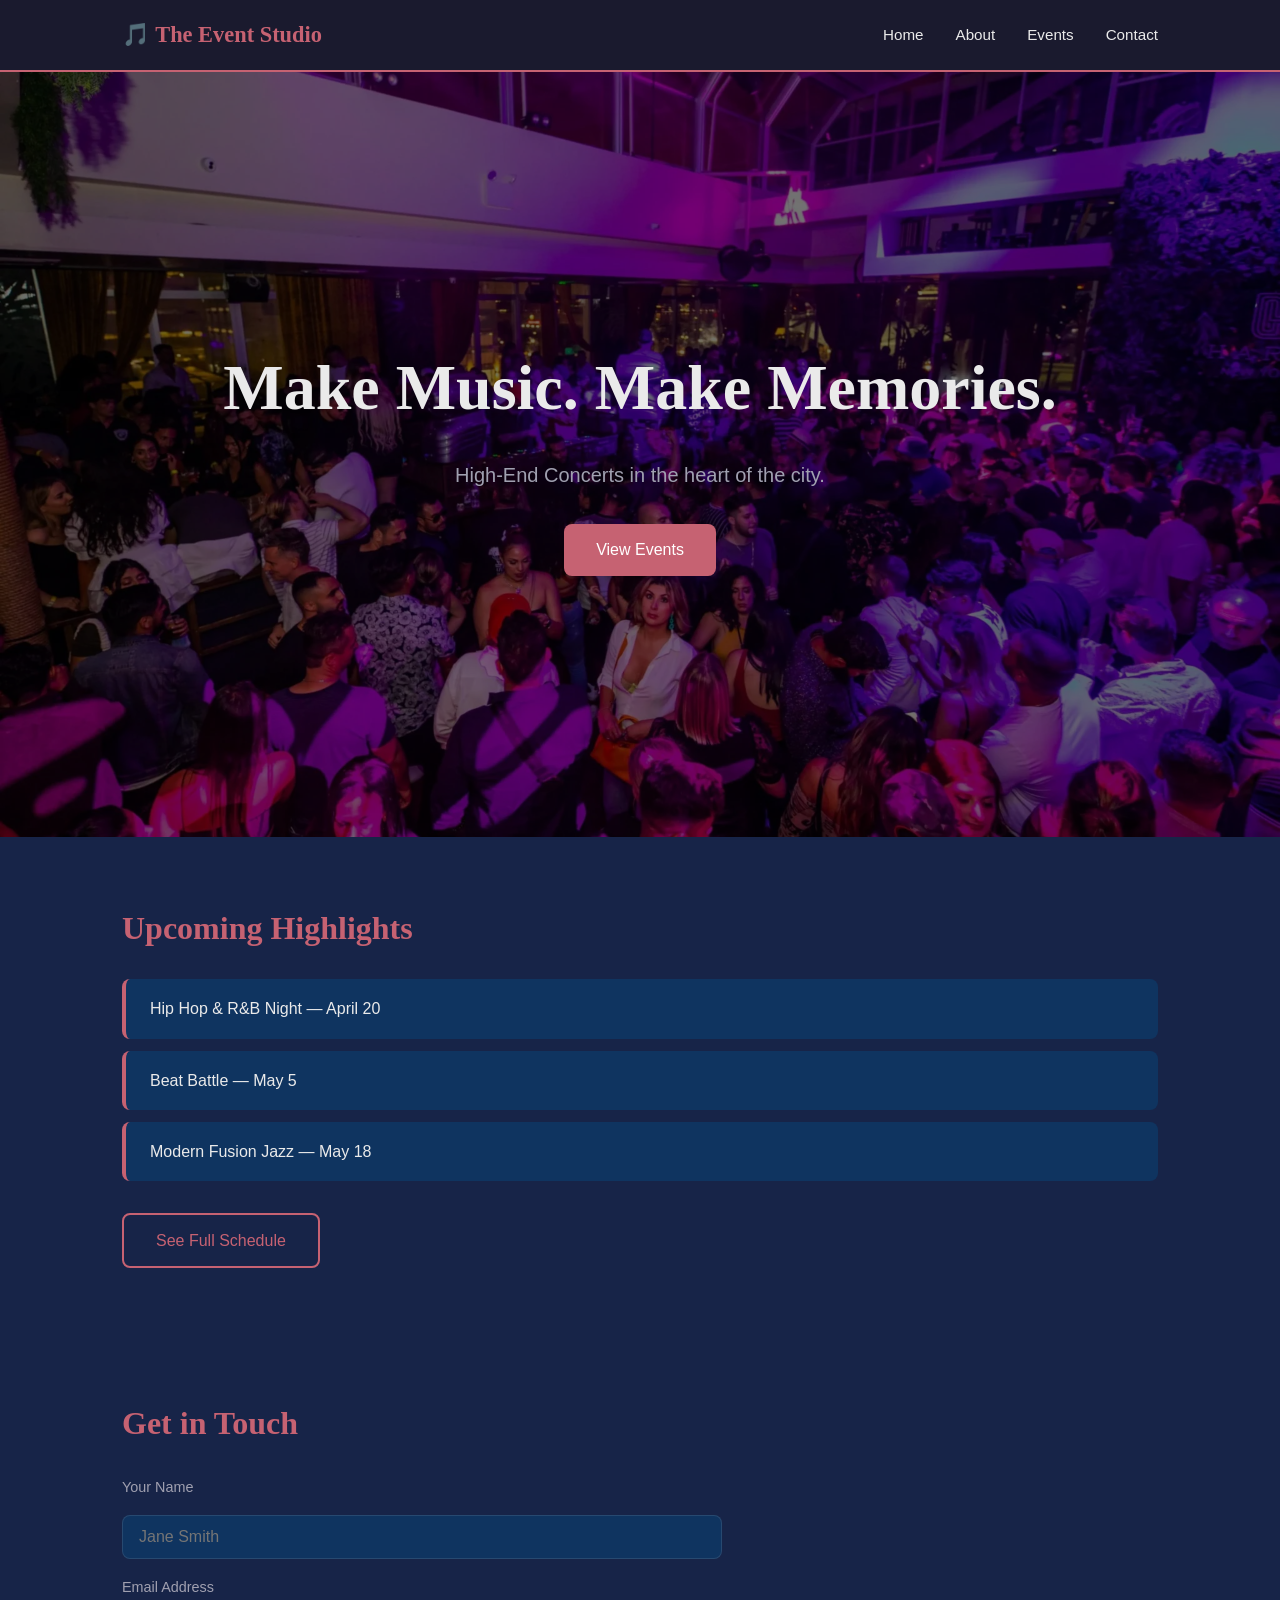
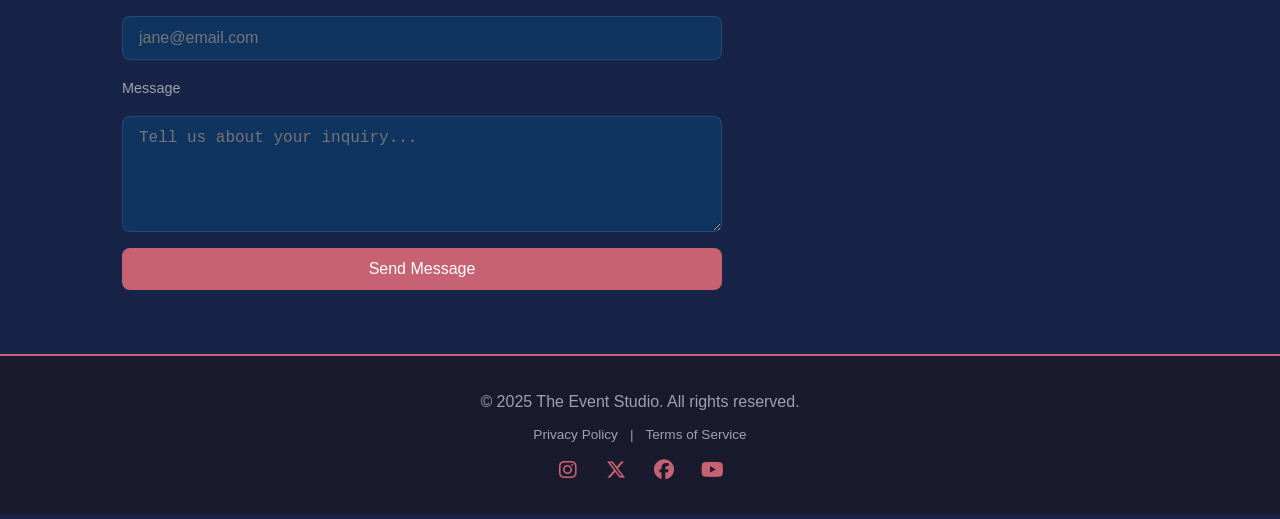
<file: index.html>
<!DOCTYPE html>
<html lang="en">
<head>
  <meta charset="UTF-8" />
  <meta name="viewport" content="width=device-width, initial-scale=1.0" />
  <title>The Event Studio — Home</title>
  <link rel="stylesheet" href="styles.css" />
  <link rel="stylesheet" href="https://cdnjs.cloudflare.com/ajax/libs/font-awesome/6.5.0/css/all.min.css" />
</head>
<body>

    <!-- Navigation -->
    <header>
    <nav>
      <div class="logo">🎵 The Event Studio</div>

      <button class="ham-btn" id="ham-btn" aria-label="Toggle navigation" aria-expanded="false">
        <span></span>
        <span></span>
        <span></span>
      </button>

      <ul class="nav-links">
        <li><a href="index.html">Home</a></li>
        <li><a href="about.html">About</a></li>
        <li><a href="events.html">Events</a></li>
        <li><a href="index.html#contact">Contact</a></li>
      </ul>
    </nav>
  </header>

  <main>
   <!-- Hero Section -->
  <section id="hero">
    <div class="hero-content">
      <h1>Make Music. Make Memories.</h1>
      <p>High-End Concerts in the heart of the city.</p>
      <a href="events.html" class="btn">View Events</a>
    </div>
  </section>

  <!-- Featured Events -->
  <section id="featured">
    <h2>Upcoming Highlights</h2>
    <ul class="event-list">
      <li>Hip Hop & R&B Night — April 20</li>
      <li>Beat Battle — May 5</li>
      <li>Modern Fusion Jazz — May 18</li>
    </ul>
    <a href="events.html" class="btn btn-outline">See Full Schedule</a>
  </section>
  
  <!-- Contact -->
  <section id="contact">
    <h2>Get in Touch</h2>
    <form action="#" method="POST">
      <label for="name">Your Name</label>
      <input type="text" id="name" name="name" placeholder="Jane Smith" required />

      <label for="email">Email Address</label>
      <input type="email" id="email" name="email" placeholder="jane@email.com" required />

      <label for="message">Message</label>
      <textarea id="message" name="message" rows="5" placeholder="Tell us about your inquiry..."></textarea>

      <button type="submit" class="btn">Send Message</button>
    </form>
  </section>

  </main>

    <!-- Footer -->
  <footer>
    <p>&copy; 2025 The Event Studio. All rights reserved.</p>
    <div class="footer-legal">
    <a href="privacy.html">Privacy Policy</a>
    <span>|</span>
    <a href="terms.html">Terms of Service</a>
    </div>
    <div class="social-links">
      <a href="https://instagram.com" target="_blank" aria-label="Instagram">
      <i class="fa-brands fa-instagram"></i>
    </a>
    <a href="https://twitter.com" target="_blank" aria-label="Twitter">
      <i class="fa-brands fa-x-twitter"></i>
    </a>
    <a href="https://facebook.com" target="_blank" aria-label="Facebook">
      <i class="fa-brands fa-facebook"></i>
    </a>
    <a href="https://youtube.com" target="_blank" aria-label="YouTube">
      <i class="fa-brands fa-youtube"></i>
    </a>
    </div>
  </footer>

    <script src="script.js"></script>
</body>
</html>
</file>
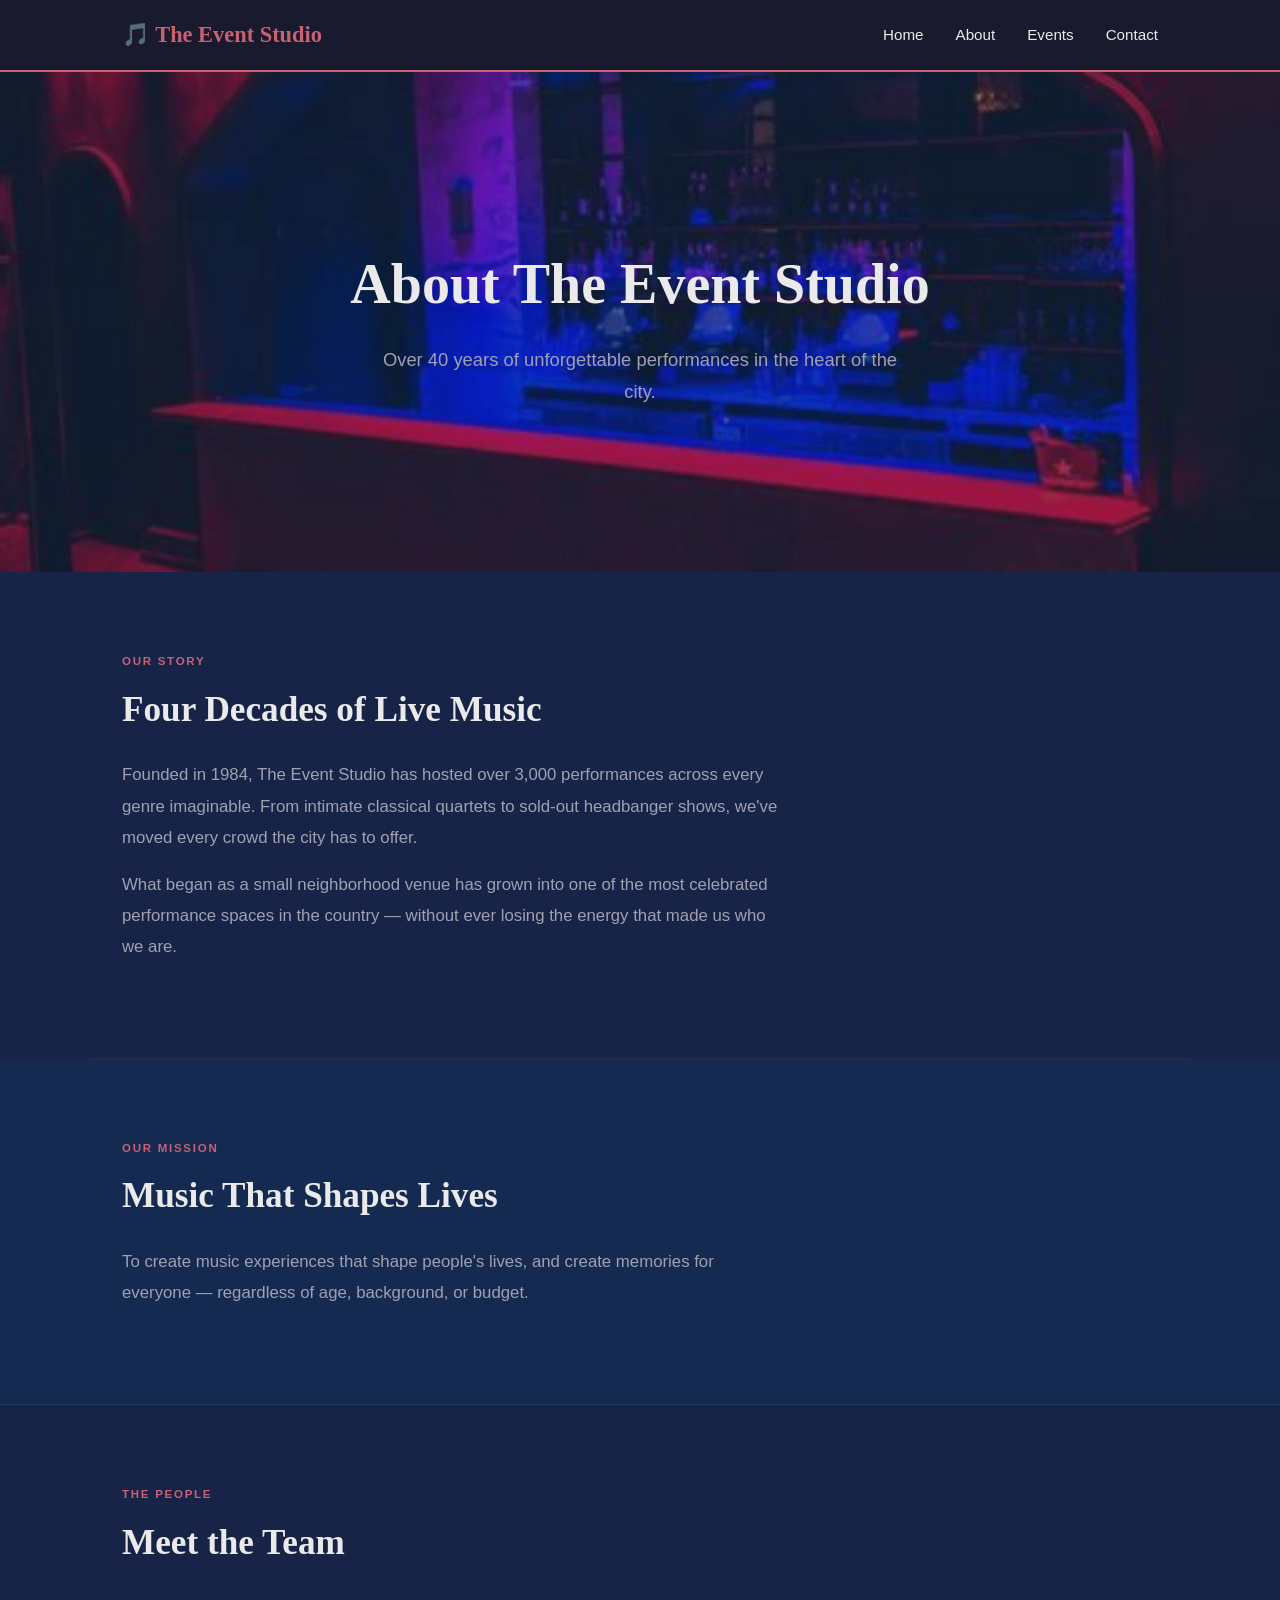
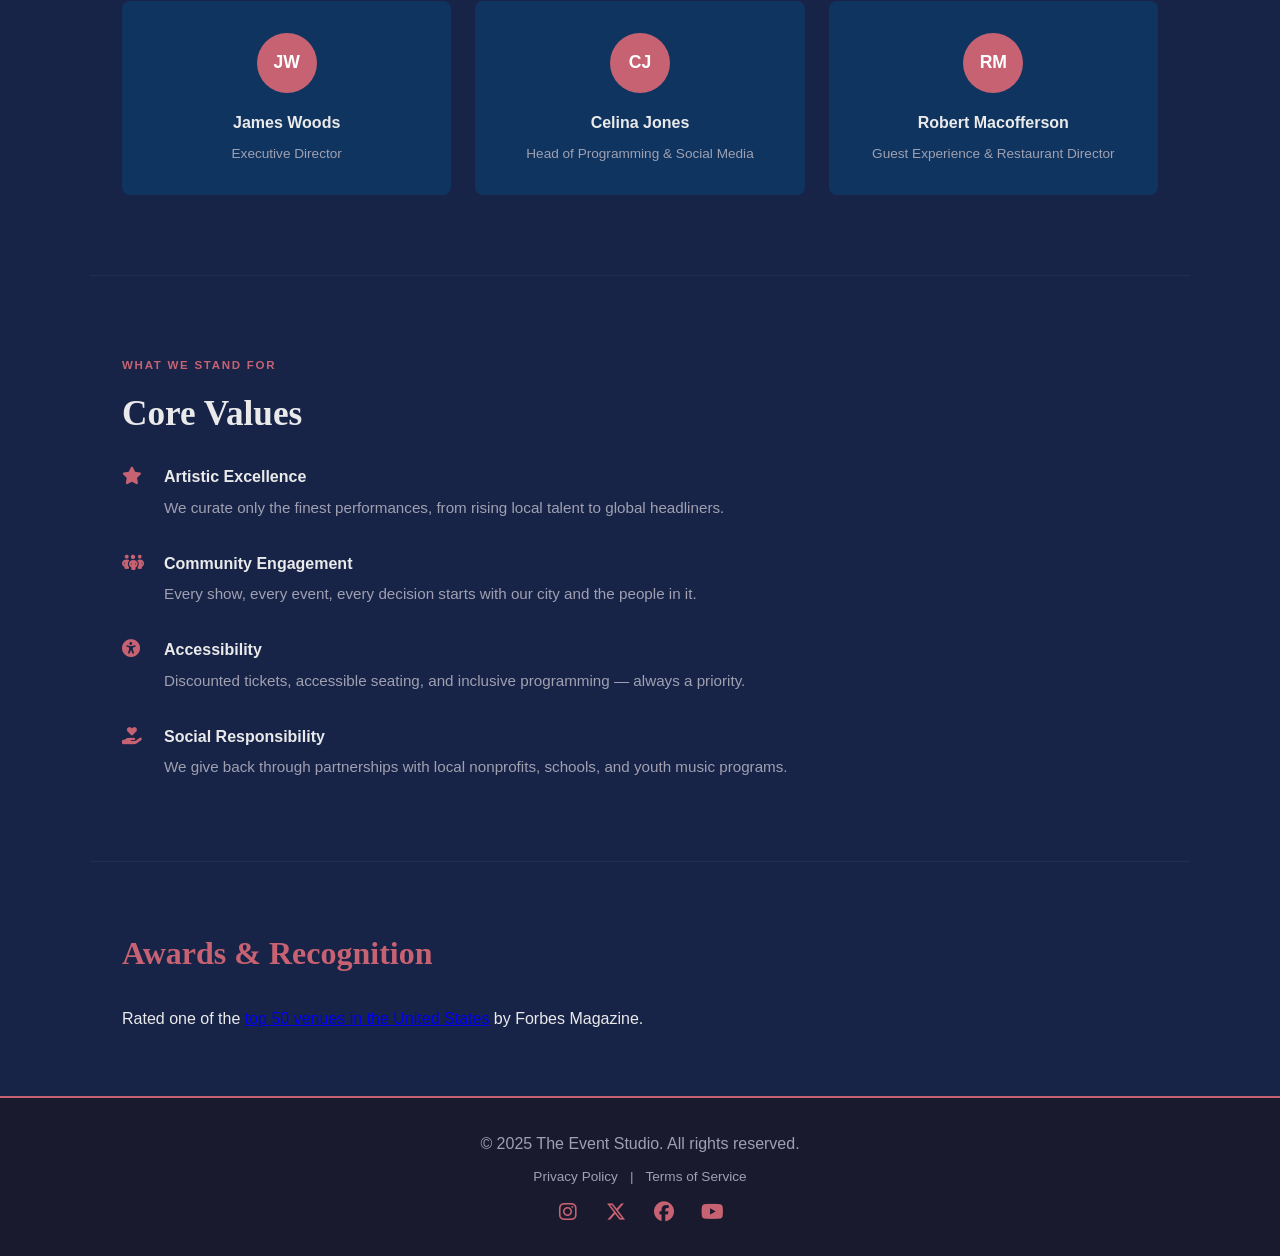
<file: about.html>
<!DOCTYPE html>
<html lang="en">
<head>
  <meta charset="UTF-8" />
  <meta name="viewport" content="width=device-width, initial-scale=1.0" />
  <title>The Event Studio — Home</title>
  <link rel="stylesheet" href="styles.css" />
  <link rel="stylesheet" href="https://cdnjs.cloudflare.com/ajax/libs/font-awesome/6.5.0/css/all.min.css" />
</head>
<body>

    <!-- Navigation -->
    <header>
    <nav>
      <div class="logo">🎵 The Event Studio</div>

    <button class="ham-btn" id="ham-btn" aria-label="Toggle navigation" aria-expanded="false">
      <span></span>
      <span></span>
      <span></span>
    </button>

      <ul class="nav-links">
        <li><a href="index.html">Home</a></li>
        <li><a href="about.html">About</a></li>
        <li><a href="events.html">Events</a></li>
        <li><a href="index.html#contact">Contact</a></li>
      </ul>
    </nav>
  </header>

  <main>

   <!-- About Hero Section -->
    <section id="about-hero">
    <div class="about-hero-text">
      <h1>About The Event Studio</h1>
      <p class="about-subtitle">Over 40 years of unforgettable performances in the heart of the city.</p>
    </div>
    <img src="images/interior.jpg" alt="Interior view of The Event Studio" />
    </section>


   <!-- Our Story Section -->
   <section id="history" class="about-section">
    <div class="about-label">Our Story</div>
    <h2>Four Decades of Live Music</h2>
    <p>Founded in 1984, The Event Studio has hosted over 3,000 performances across every genre imaginable. From intimate classical quartets to sold-out headbanger shows, we've moved every crowd the city has to offer.</p>
    <p>What began as a small neighborhood venue has grown into one of the most celebrated performance spaces in the country — without ever losing the energy that made us who we are.</p>
   </section>

   <!-- Mission Section -->
   <section id="mission" class="about-section about-section--accent">
    <div class="about-label">Our Mission</div>
    <h2>Music That Shapes Lives</h2>
    <p>To create music experiences that shape people's lives, and create memories for everyone — regardless of age, background, or budget.</p>
   </section>

    <!-- Team Section -->
    <section id="team" class="about-section">
    <div class="about-label">The People</div>
    <h2>Meet the Team</h2>
    <div class="team-grid">
      <div class="team-card">
        <div class="team-avatar">JW</div>
        <strong>James Woods</strong>
        <span>Executive Director</span>
      </div>
      <div class="team-card">
        <div class="team-avatar">CJ</div>
        <strong>Celina Jones</strong>
        <span>Head of Programming & Social Media</span>
      </div>
      <div class="team-card">
        <div class="team-avatar">RM</div>
        <strong>Robert Macofferson</strong>
        <span>Guest Experience & Restaurant Director</span>
      </div>
    </div>
  </section>

  <!-- Core Values Section -->
  <section id="values" class="about-section">
    <div class="about-label">What We Stand For</div>
    <h2>Core Values</h2>
    <ol class="values-list">
      <li>
        <i class="fa-solid fa-star"></i>
        <div>
          <strong>Artistic Excellence</strong>
          <p>We curate only the finest performances, from rising local talent to global headliners.</p>
        </div>
      </li>
      <li>
        <i class="fa-solid fa-people-group"></i>
        <div>
          <strong>Community Engagement</strong>
          <p>Every show, every event, every decision starts with our city and the people in it.</p>
        </div>
      </li>
      <li>
        <i class="fa-solid fa-universal-access"></i>
        <div>
          <strong>Accessibility</strong>
          <p>Discounted tickets, accessible seating, and inclusive programming — always a priority.</p>
        </div>
      </li>
      <li>
        <i class="fa-solid fa-hand-holding-heart"></i>
        <div>
          <strong>Social Responsibility</strong>
          <p>We give back through partnerships with local nonprofits, schools, and youth music programs.</p>
        </div>
      </li>
    </ol>
    </section>

  <!-- Awards & Recognition Section -->
  <section>
    <h2>Awards & Recognition</h2>
    <p>Rated one of the <a href="https://www.forbes.com" target="_blank">top 50 venues in the United States</a> by Forbes Magazine.</p>
  </section>

  </main>

    <!-- Footer -->
  <footer>
    <p>&copy; 2025 The Event Studio. All rights reserved.</p>
    <div class="footer-legal">
    <a href="privacy.html">Privacy Policy</a>
    <span>|</span>
    <a href="terms.html">Terms of Service</a>
    </div>
    <div class="social-links">
      <a href="https://instagram.com" target="_blank" aria-label="Instagram">
      <i class="fa-brands fa-instagram"></i>
    </a>
    <a href="https://twitter.com" target="_blank" aria-label="Twitter">
      <i class="fa-brands fa-x-twitter"></i>
    </a>
    <a href="https://facebook.com" target="_blank" aria-label="Facebook">
      <i class="fa-brands fa-facebook"></i>
    </a>
    <a href="https://youtube.com" target="_blank" aria-label="YouTube">
      <i class="fa-brands fa-youtube"></i>
    </a>
    </div>
  </footer>

    <script src="script.js"></script>
</body>
</html>
</file>
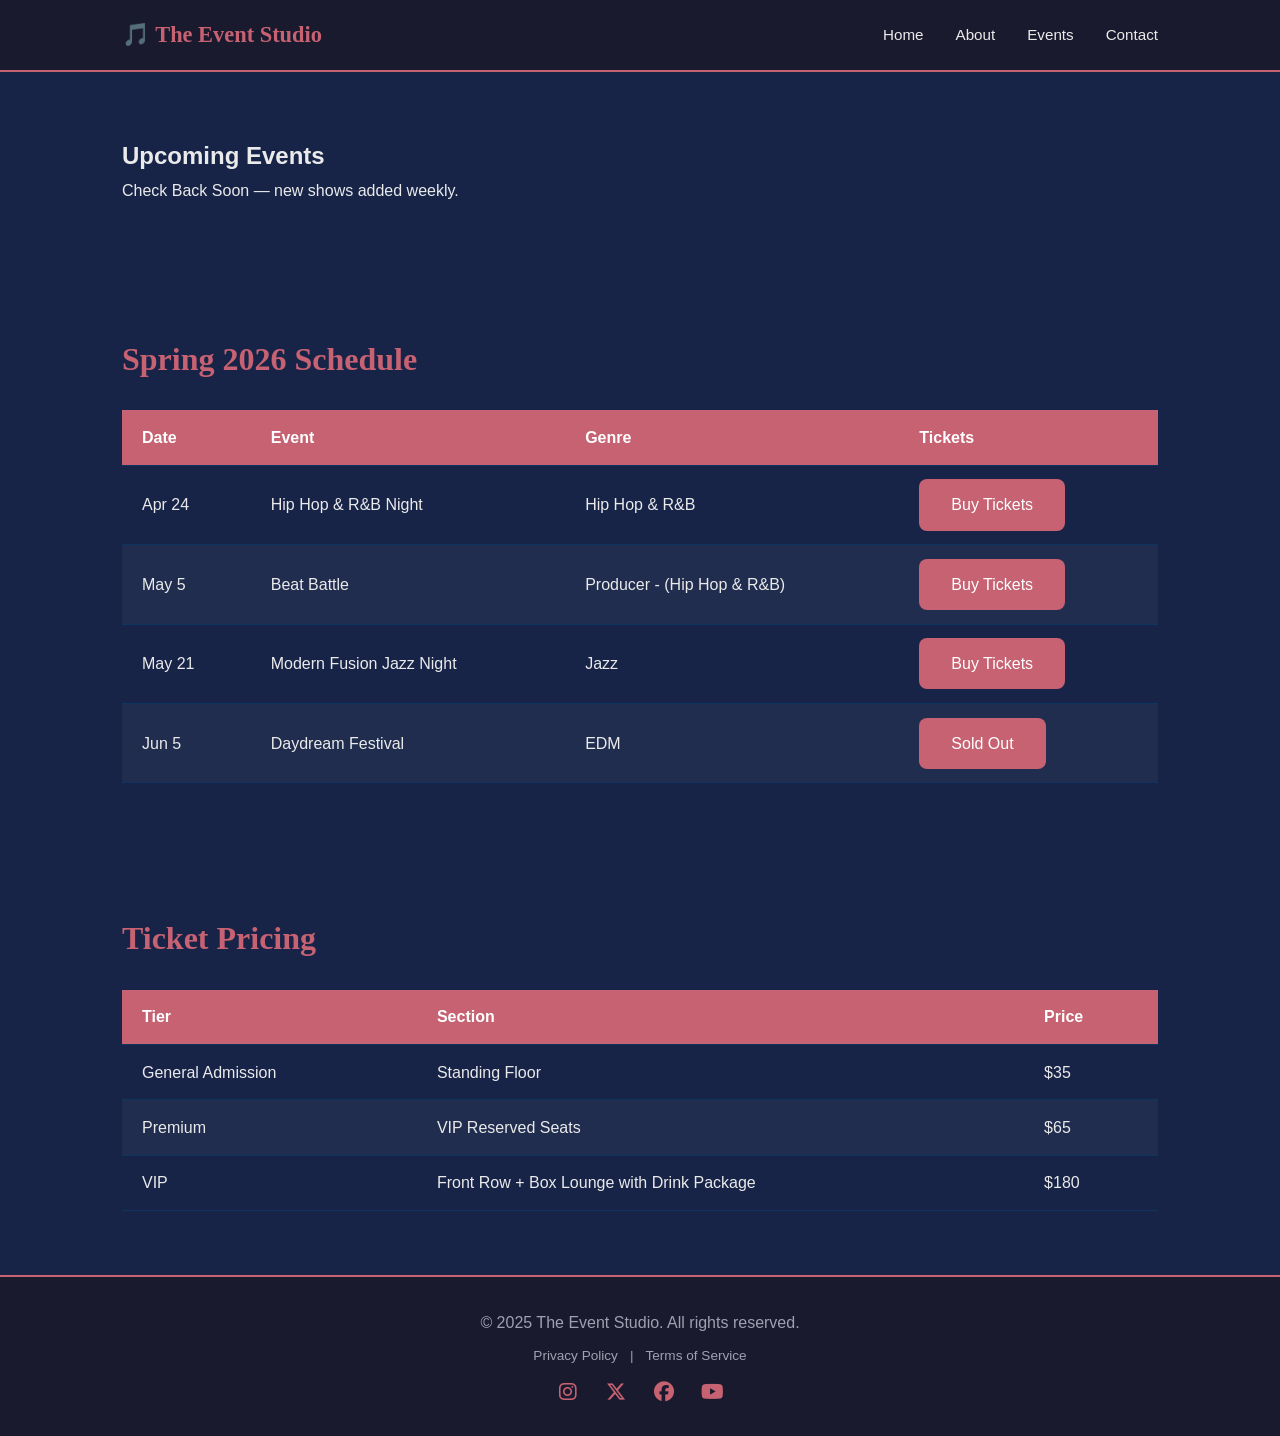
<file: events.html>
<!DOCTYPE html>
<html lang="en">
<head>
  <meta charset="UTF-8" />
  <meta name="viewport" content="width=device-width, initial-scale=1.0" />
  <title>The Event Studio — Home</title>
  <link rel="stylesheet" href="styles.css" />
  <link rel="stylesheet" href="https://cdnjs.cloudflare.com/ajax/libs/font-awesome/6.5.0/css/all.min.css" />
</head>
<body> 

    <!-- Navigation -->
    <header>
    <nav>
      <div class="logo">🎵 The Event Studio</div>

      <button class="ham-btn" id="ham-btn" aria-label="Toggle navigation" aria-expanded="false">
        <span></span>
        <span></span>
        <span></span>
      </button>

      <ul class="nav-links">
        <li><a href="index.html">Home</a></li>
        <li><a href="about.html">About</a></li>
        <li><a href="events.html">Events</a></li>
        <li><a href="index.html#contact">Contact</a></li>
      </ul>
    </nav>
  </header>

  <main>

    <!-- Events Hero Section -->
   <section id="events-hero">
    <h1>Upcoming Events</h1>
    <p>Check Back Soon — new shows added weekly.</p>
  </section>

  <!-- Event Schedule -->
  <section id="schedule">
    <h2>Spring 2026 Schedule</h2>
    <table>
      <thead>
        <tr>
          <th>Date</th>
          <th>Event</th>
          <th>Genre</th>
          <th>Tickets</th>
        </tr>
      </thead>
      <tbody>
        <tr>
          <td>Apr 24</td>
          <td>Hip Hop & R&B Night</td>
          <td>Hip Hop & R&B</td>
          <td><a href="#" class="btn btn-sm">Buy Tickets</a></td>
        </tr>
        <tr>
          <td>May 5</td>
          <td>Beat Battle</td>
          <td>Producer - (Hip Hop & R&B)</td>
          <td><a href="#" class="btn btn-sm">Buy Tickets</a></td>
        </tr>
        <tr>
          <td>May 21</td>
          <td>Modern Fusion Jazz Night</td>
          <td>Jazz</td>
          <td><a href="#" class="btn btn-sm">Buy Tickets</a></td>
        </tr>
        <tr>
          <td>Jun 5</td>
          <td>Daydream Festival</td>
          <td>EDM</td>
          <td><span class="btn btn-sm btn-disabled">Sold Out</span></td>
        </tr>
      </tbody>
    </table>
  </section>

  <section id="pricing">
    <h2>Ticket Pricing</h2>
    <table>
      <thead>
        <tr>
          <th>Tier</th>
          <th>Section</th>
          <th>Price</th>
        </tr>
      </thead>
      <tbody>
        <tr>
          <td>General Admission</td>
          <td>Standing Floor</td>
          <td>$35</td>
        </tr>
        <tr>
          <td>Premium</td>
          <td>VIP Reserved Seats</td>
          <td>$65</td>
        </tr>
        <tr>
          <td>VIP</td>
          <td>Front Row + Box Lounge with Drink Package</td>
          <td>$180</td>
        </tr>
      </tbody>
    </table>
  </section>

  </main>

    <!-- Footer -->
  <footer>
    <p>&copy; 2025 The Event Studio. All rights reserved.</p>
    <div class="footer-legal">
    <a href="privacy.html">Privacy Policy</a>
    <span>|</span>
    <a href="terms.html">Terms of Service</a>
    </div>
    <div class="social-links">
      <a href="https://instagram.com" target="_blank" aria-label="Instagram">
      <i class="fa-brands fa-instagram"></i>
    </a>
    <a href="https://twitter.com" target="_blank" aria-label="Twitter">
      <i class="fa-brands fa-x-twitter"></i>
    </a>
    <a href="https://facebook.com" target="_blank" aria-label="Facebook">
      <i class="fa-brands fa-facebook"></i>
    </a>
    <a href="https://youtube.com" target="_blank" aria-label="YouTube">
      <i class="fa-brands fa-youtube"></i>
    </a>
    </div>
  </footer>

    <script src="script.js"></script>
</body>
</html>
</file>
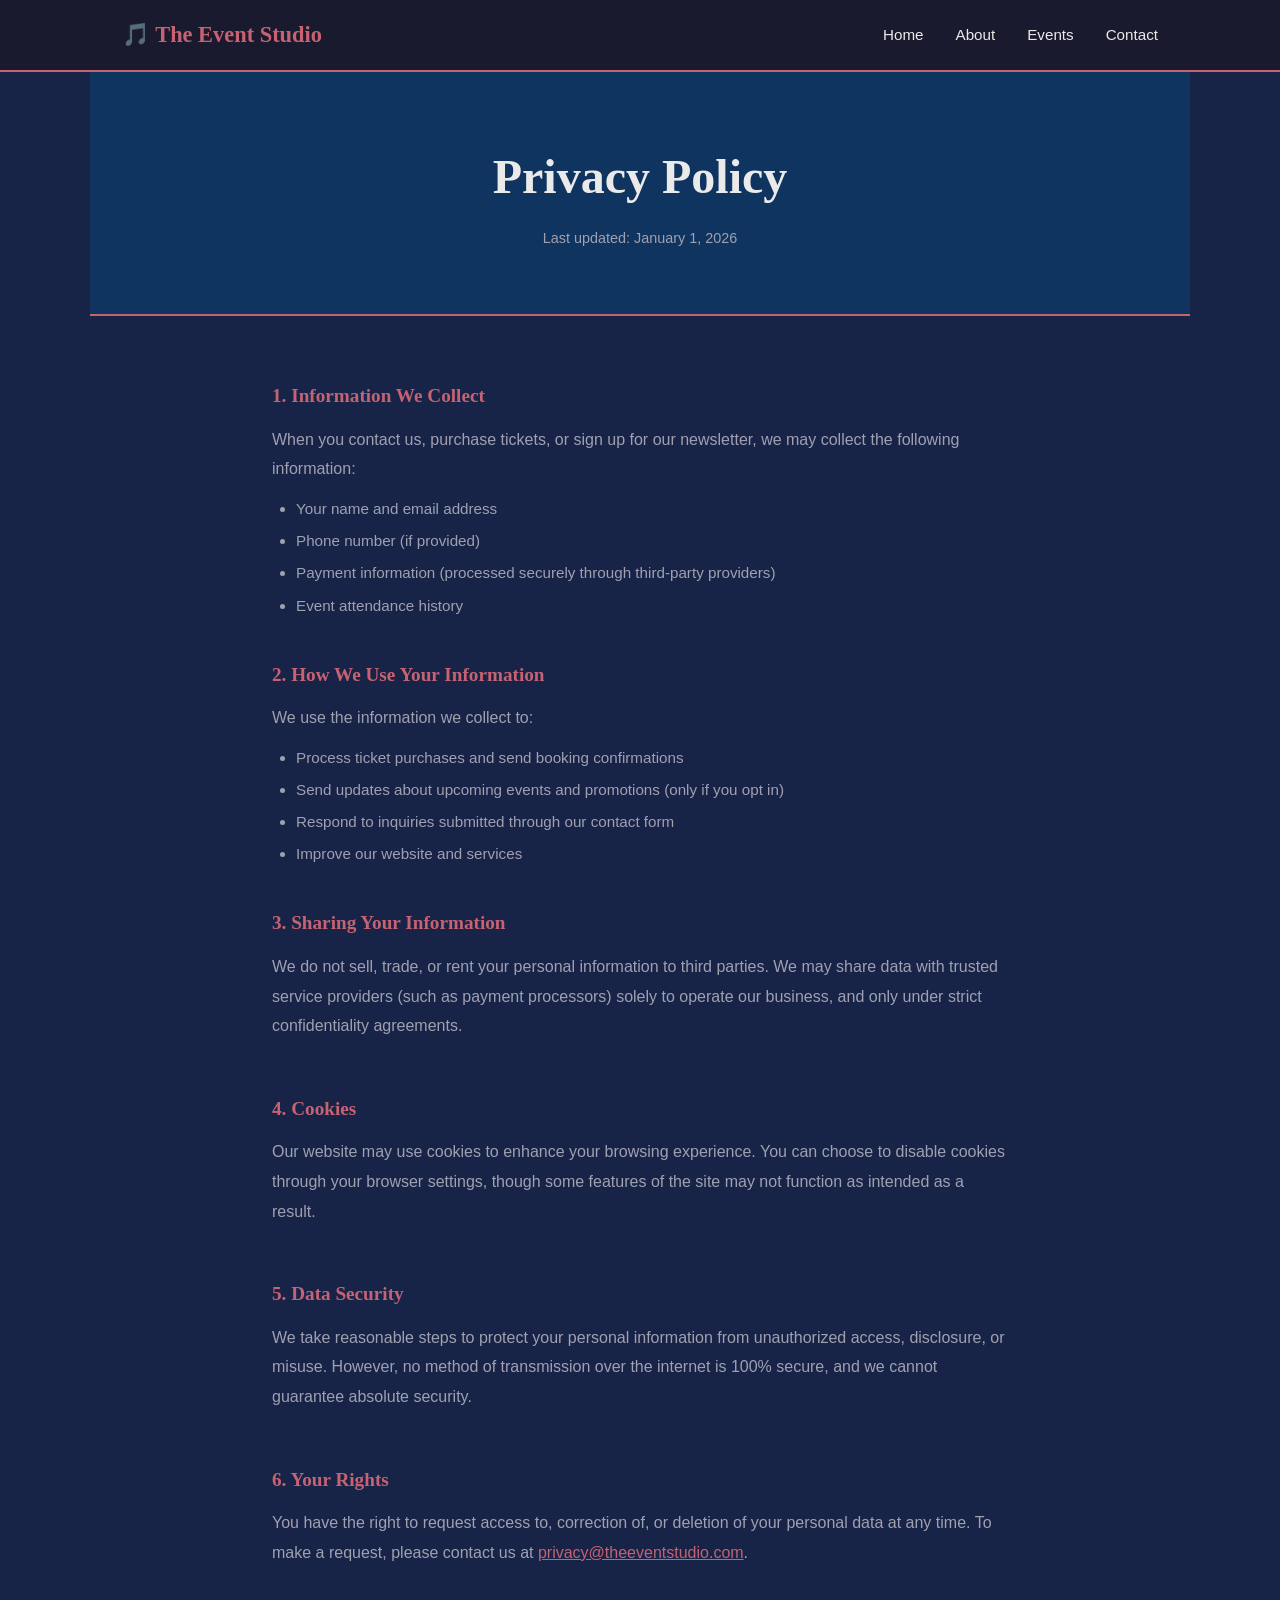
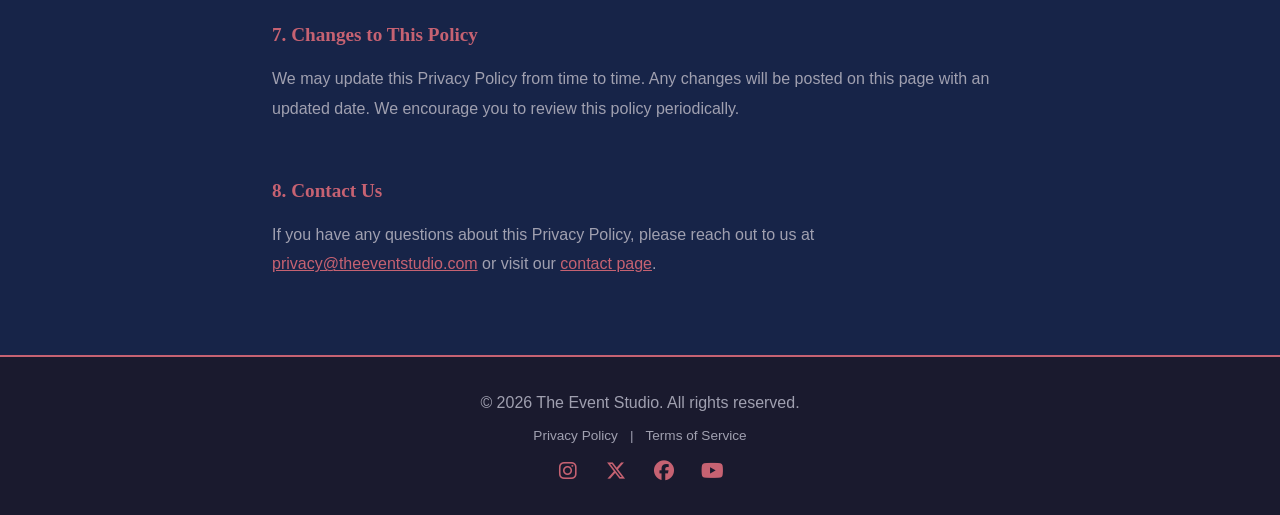
<file: privacy.html>
<html lang="en">
<head>
  <meta charset="UTF-8" />
  <meta name="viewport" content="width=device-width, initial-scale=1.0" />
  <title>The Event Studio — Privacy Policy</title>
  <link rel="stylesheet" href="styles.css" />
  <link rel="stylesheet" href="https://cdnjs.cloudflare.com/ajax/libs/font-awesome/6.5.0/css/all.min.css" />
</head>
<body>

  <header>
    <nav>
      <div class="logo">🎵 The Event Studio</div>
      <button class="ham-btn" id="ham-btn" aria-label="Toggle navigation" aria-expanded="false">
        <span></span>
        <span></span>
        <span></span>
      </button>
      <ul class="nav-links">
        <li><a href="index.html">Home</a></li>
        <li><a href="about.html">About</a></li>
        <li><a href="events.html">Events</a></li>
        <li><a href="index.html#contact">Contact</a></li>
      </ul>
    </nav>
  </header>

  <main>

    <section class="legal-hero">
      <h1>Privacy Policy</h1>
      <p class="legal-meta">Last updated: January 1, 2026</p>
    </section>

    <section class="legal-body">

      <div class="legal-block">
        <h2>1. Information We Collect</h2>
        <p>When you contact us, purchase tickets, or sign up for our newsletter, we may collect the following information:</p>
        <ul>
          <li>Your name and email address</li>
          <li>Phone number (if provided)</li>
          <li>Payment information (processed securely through third-party providers)</li>
          <li>Event attendance history</li>
        </ul>
      </div>

      <div class="legal-block">
        <h2>2. How We Use Your Information</h2>
        <p>We use the information we collect to:</p>
        <ul>
          <li>Process ticket purchases and send booking confirmations</li>
          <li>Send updates about upcoming events and promotions (only if you opt in)</li>
          <li>Respond to inquiries submitted through our contact form</li>
          <li>Improve our website and services</li>
        </ul>
      </div>

      <div class="legal-block">
        <h2>3. Sharing Your Information</h2>
        <p>We do not sell, trade, or rent your personal information to third parties. We may share data with trusted service providers (such as payment processors) solely to operate our business, and only under strict confidentiality agreements.</p>
      </div>

      <div class="legal-block">
        <h2>4. Cookies</h2>
        <p>Our website may use cookies to enhance your browsing experience. You can choose to disable cookies through your browser settings, though some features of the site may not function as intended as a result.</p>
      </div>

      <div class="legal-block">
        <h2>5. Data Security</h2>
        <p>We take reasonable steps to protect your personal information from unauthorized access, disclosure, or misuse. However, no method of transmission over the internet is 100% secure, and we cannot guarantee absolute security.</p>
      </div>

      <div class="legal-block">
        <h2>6. Your Rights</h2>
        <p>You have the right to request access to, correction of, or deletion of your personal data at any time. To make a request, please contact us at <a href="mailto:privacy@theeventstudio.com">privacy@theeventstudio.com</a>.</p>
      </div>

      <div class="legal-block">
        <h2>7. Changes to This Policy</h2>
        <p>We may update this Privacy Policy from time to time. Any changes will be posted on this page with an updated date. We encourage you to review this policy periodically.</p>
      </div>

      <div class="legal-block">
        <h2>8. Contact Us</h2>
        <p>If you have any questions about this Privacy Policy, please reach out to us at <a href="mailto:privacy@theeventstudio.com">privacy@theeventstudio.com</a> or visit our <a href="index.html#contact">contact page</a>.</p>
      </div>

    </section>

  </main>

<footer>
    <p>&copy; 2026 The Event Studio. All rights reserved.</p>
    <div class="footer-legal">
      <a href="privacy.html">Privacy Policy</a>
      <span>|</span>
      <a href="terms.html">Terms of Service</a>
    </div>
    <div class="social-links">
      <a href="https://instagram.com" target="_blank" aria-label="Instagram">
        <i class="fa-brands fa-instagram"></i>
      </a>
      <a href="https://twitter.com" target="_blank" aria-label="Twitter">
        <i class="fa-brands fa-x-twitter"></i>
      </a>
      <a href="https://facebook.com" target="_blank" aria-label="Facebook">
        <i class="fa-brands fa-facebook"></i>
      </a>
      <a href="https://youtube.com" target="_blank" aria-label="YouTube">
        <i class="fa-brands fa-youtube"></i>
      </a>
    </div>
  </footer>

  <script src="script.js"></script>
</body>
</html>
</file>
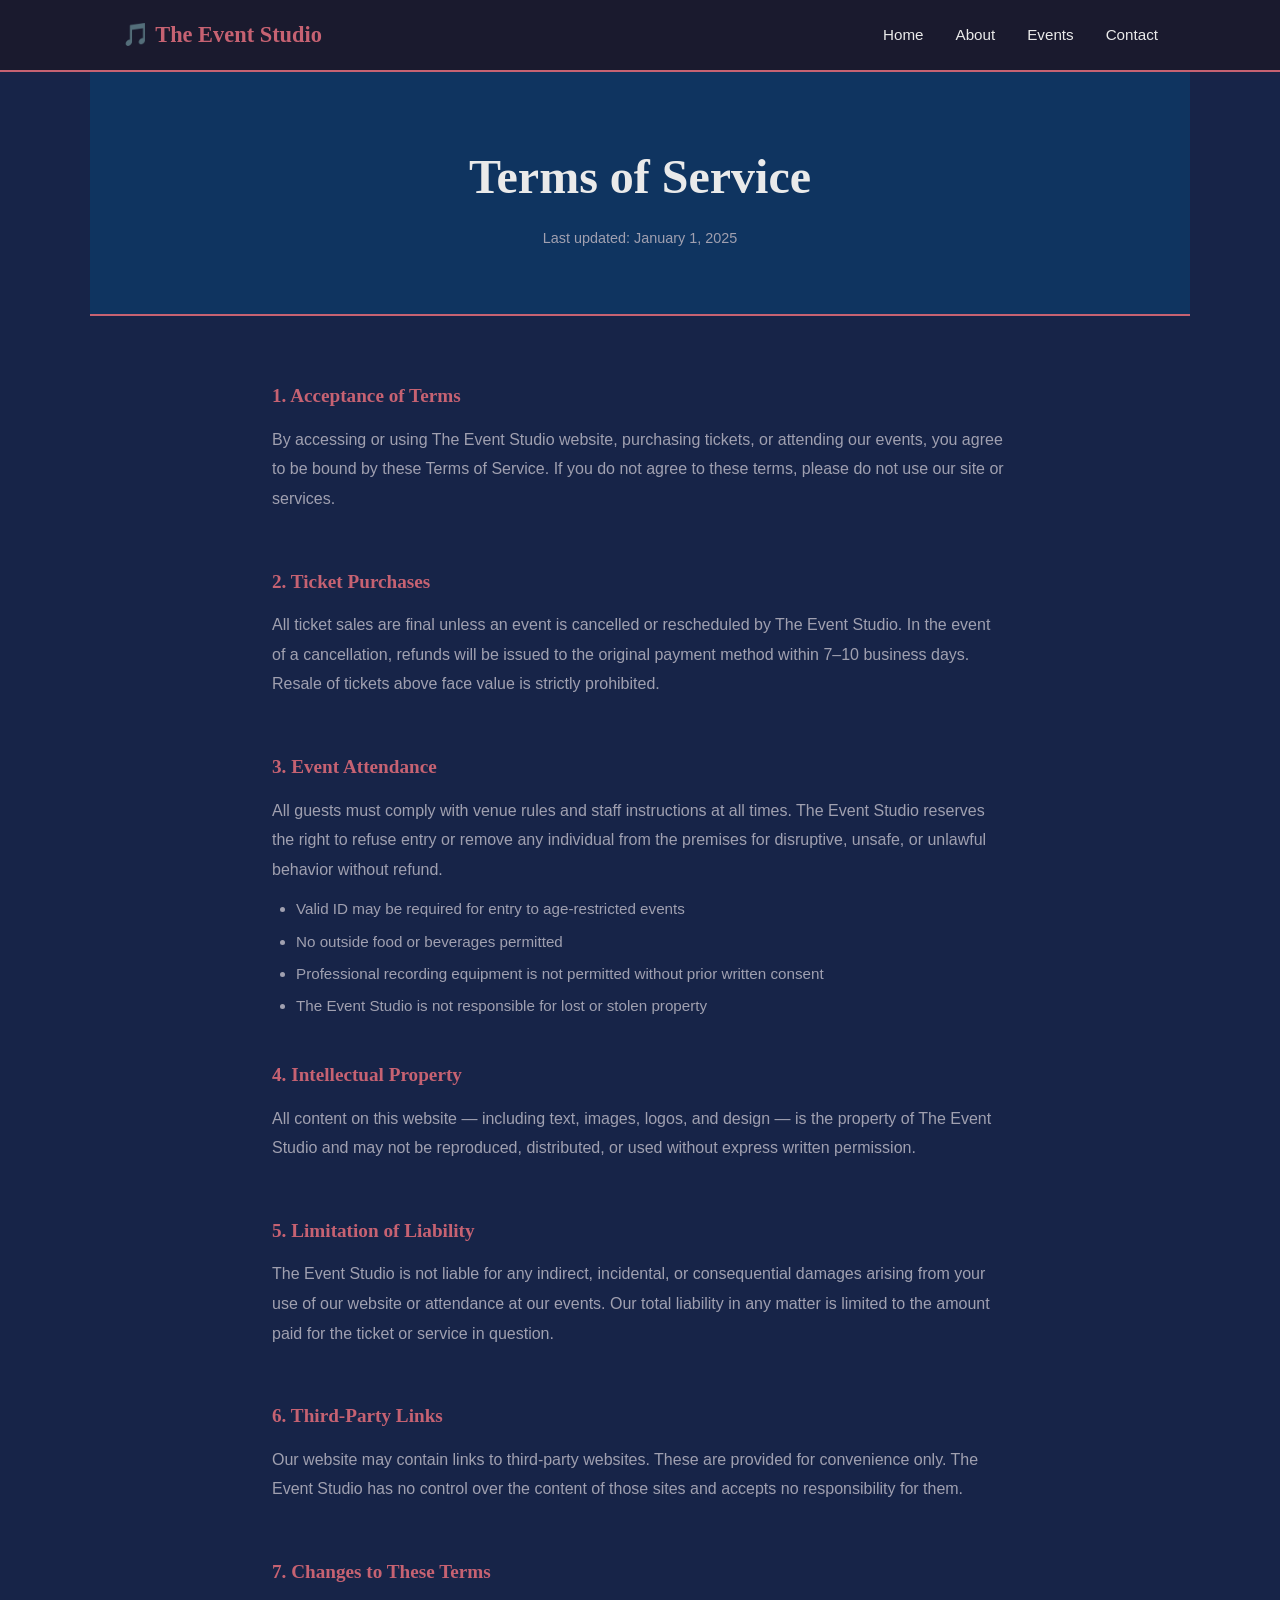
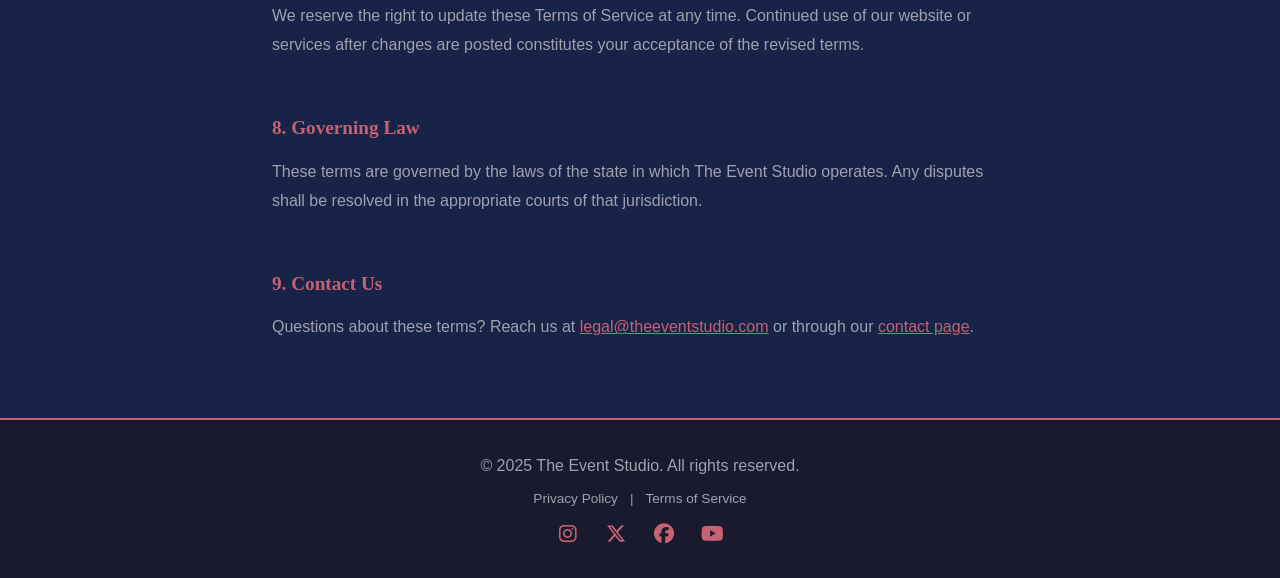
<file: terms.html>
<html lang="en">
<head>
  <meta charset="UTF-8" />
  <meta name="viewport" content="width=device-width, initial-scale=1.0" />
  <title>The Event Studio — Terms of Service</title>
  <link rel="stylesheet" href="styles.css" />
  <link rel="stylesheet" href="https://cdnjs.cloudflare.com/ajax/libs/font-awesome/6.5.0/css/all.min.css" />
</head>
<body>

  <header>
    <nav>
      <div class="logo">🎵 The Event Studio</div>
      <button class="ham-btn" id="ham-btn" aria-label="Toggle navigation" aria-expanded="false">
        <span></span>
        <span></span>
        <span></span>
      </button>
      <ul class="nav-links">
        <li><a href="index.html">Home</a></li>
        <li><a href="about.html">About</a></li>
        <li><a href="events.html">Events</a></li>
        <li><a href="index.html#contact">Contact</a></li>
      </ul>
    </nav>
  </header>

  <main>

    <section class="legal-hero">
      <h1>Terms of Service</h1>
      <p class="legal-meta">Last updated: January 1, 2025</p>
    </section>

    <section class="legal-body">

      <div class="legal-block">
        <h2>1. Acceptance of Terms</h2>
        <p>By accessing or using The Event Studio website, purchasing tickets, or attending our events, you agree to be bound by these Terms of Service. If you do not agree to these terms, please do not use our site or services.</p>
      </div>

      <div class="legal-block">
        <h2>2. Ticket Purchases</h2>
        <p>All ticket sales are final unless an event is cancelled or rescheduled by The Event Studio. In the event of a cancellation, refunds will be issued to the original payment method within 7–10 business days. Resale of tickets above face value is strictly prohibited.</p>
      </div>

      <div class="legal-block">
        <h2>3. Event Attendance</h2>
        <p>All guests must comply with venue rules and staff instructions at all times. The Event Studio reserves the right to refuse entry or remove any individual from the premises for disruptive, unsafe, or unlawful behavior without refund.</p>
        <ul>
          <li>Valid ID may be required for entry to age-restricted events</li>
          <li>No outside food or beverages permitted</li>
          <li>Professional recording equipment is not permitted without prior written consent</li>
          <li>The Event Studio is not responsible for lost or stolen property</li>
        </ul>
      </div>

      <div class="legal-block">
        <h2>4. Intellectual Property</h2>
        <p>All content on this website — including text, images, logos, and design — is the property of The Event Studio and may not be reproduced, distributed, or used without express written permission.</p>
      </div>

      <div class="legal-block">
        <h2>5. Limitation of Liability</h2>
        <p>The Event Studio is not liable for any indirect, incidental, or consequential damages arising from your use of our website or attendance at our events. Our total liability in any matter is limited to the amount paid for the ticket or service in question.</p>
      </div>

      <div class="legal-block">
        <h2>6. Third-Party Links</h2>
        <p>Our website may contain links to third-party websites. These are provided for convenience only. The Event Studio has no control over the content of those sites and accepts no responsibility for them.</p>
      </div>

      <div class="legal-block">
        <h2>7. Changes to These Terms</h2>
        <p>We reserve the right to update these Terms of Service at any time. Continued use of our website or services after changes are posted constitutes your acceptance of the revised terms.</p>
      </div>

      <div class="legal-block">
        <h2>8. Governing Law</h2>
        <p>These terms are governed by the laws of the state in which The Event Studio operates. Any disputes shall be resolved in the appropriate courts of that jurisdiction.</p>
      </div>

      <div class="legal-block">
        <h2>9. Contact Us</h2>
        <p>Questions about these terms? Reach us at <a href="mailto:legal@theeventstudio.com">legal@theeventstudio.com</a> or through our <a href="index.html#contact">contact page</a>.</p>
      </div>

    </section>

  </main>

  <footer>
    <p>&copy; 2025 The Event Studio. All rights reserved.</p>
    <div class="footer-legal">
      <a href="privacy.html">Privacy Policy</a>
      <span>|</span>
      <a href="terms.html">Terms of Service</a>
    </div>
    <div class="social-links">
      <a href="https://instagram.com" target="_blank" aria-label="Instagram">
        <i class="fa-brands fa-instagram"></i>
      </a>
      <a href="https://twitter.com" target="_blank" aria-label="Twitter">
        <i class="fa-brands fa-x-twitter"></i>
      </a>
      <a href="https://facebook.com" target="_blank" aria-label="Facebook">
        <i class="fa-brands fa-facebook"></i>
      </a>
      <a href="https://youtube.com" target="_blank" aria-label="YouTube">
        <i class="fa-brands fa-youtube"></i>
      </a>
    </div>
  </footer>

  <script src="script.js"></script>
</body>
</html>
</file>
<file: styles.css>
*, *::before, *::after {
  box-sizing: border-box;
  margin: 0;
  padding: 0;
}

:root {
  --color-primary: #1a1a2e;    
  --color-accent: #c66272;     
  --color-bg: #172448;
  --color-surface: #0f3460;
  --color-text: #eaeaea;
  --color-muted: #a0a0b0;
  --font-heading: 'Georgia', serif;
  --font-body: 'Segoe UI', sans-serif;
  --radius: 8px;
  --max-width: 1100px;
}

body {
  font-family: var(--font-body);
  background-color: var(--color-bg);
  color: var(--color-text);
  line-height: 1.7;
}

header {
  background-color: var(--color-primary);
  position: sticky;
  top: 0;
  z-index: 100;
  border-bottom: 2px solid var(--color-accent);
}

nav {
  max-width: var(--max-width);
  margin: 0 auto;
  padding: 1rem 2rem;
  display: flex;           
  flex-wrap: wrap;       
  justify-content: space-between;
  align-items: center;
}   

.logo {
  font-family: var(--font-heading);
  font-size: 1.4rem;
  color: var(--color-accent);
  font-weight: bold;
}   

.nav-links {
  list-style: none;
  display: flex;
  gap: 2rem;
}

.nav-links a {
  color: var(--color-text);
  text-decoration: none;
  font-size: 0.95rem;
  transition: color 0.3s;
}

.nav-links a:hover {
  color: var(--color-accent);
}

.ham-btn {
  display: none;
  flex-direction: column;
  justify-content: center;
  gap: 5px;
  background: none;
  border: none;
  cursor: pointer;
  padding: 6px;
}

.ham-btn span {
  display: block;
  width: 24px;
  height: 2px;
  background-color: var(--color-text);
  border-radius: 2px;
  transition: transform 0.3s ease, opacity 0.3s ease;
}

.ham-btn.open span:nth-child(1) {
  transform: translateY(7px) rotate(45deg);
}
.ham-btn.open span:nth-child(2) {
  opacity: 0;
}
.ham-btn.open span:nth-child(3) {
  transform: translateY(-7px) rotate(-45deg);
}

#hero {
  background-image: url('images/hero-hq.webp');
  background-size: cover;
  background-position: center;
  min-height: 85vh;
  width: 100%;
  max-width: 100%;
  margin: 0;
  padding: 0;
  display: flex;
  align-items: center;
  justify-content: center;
  text-align: center;
  position: relative;
}

#hero::before {
  content: '';
  position: absolute;
  inset: 0;
  background: rgba(0, 0, 0, 0.55);
}

.hero-content {
  position: relative;
  z-index: 1;
  padding: 2rem;
}

.hero-content h1 {
  font-family: var(--font-heading);
  font-size: clamp(2rem, 5vw, 4rem);
  margin-bottom: 1rem;
}

.hero-content p {
  font-size: 1.25rem;
  color: var(--color-muted);
  margin-bottom: 2rem;
}

#about-hero {
  padding: 0;
  max-width: 100%;
  position: relative;
  text-align: center;
  background-color: var(--color-surface);
}

#about-hero img {
  width: 100%;
  max-height: 500px;
  object-fit: cover;
  display: block;
  opacity: 0.6;
}

.about-hero-text {
  position: absolute;
  inset: 0;
  display: flex;
  flex-direction: column;
  align-items: center;
  justify-content: center;
  padding: 2rem;
  z-index: 1;
}

.about-hero-text h1 {
  font-family: var(--font-heading);
  font-size: clamp(2rem, 5vw, 3.5rem);
  margin-bottom: 0.75rem;
  color: var(--color-text);
}

.about-subtitle {
  font-size: 1.15rem;
  color: var(--color-muted);
  max-width: 540px;
}

.btn {
  display: inline-block;
  padding: 0.75rem 2rem;
  background-color: var(--color-accent);
  color: #fff;
  text-decoration: none;
  border: none;
  border-radius: var(--radius);
  font-size: 1rem;
  cursor: pointer;
  transition: background-color 0.3s, transform 0.2s;
}

.btn:hover {
  background-color: #c73652;
  transform: translateY(-2px);
}

.btn-outline {
  background-color: transparent;
  border: 2px solid var(--color-accent);
  color: var(--color-accent);
}

.btn-outline:hover {
  background-color: var(--color-accent);
  color: #fff;
}

section {
  max-width: var(--max-width);
  margin: 0 auto;
  padding: 4rem 2rem;
}

section h2 {
  font-family: var(--font-heading);
  font-size: 2rem;
  margin-bottom: 1.5rem;
  color: var(--color-accent);
}

.event-list {
  list-style: none;
  display: flex;
  flex-direction: column;
  gap: 0.75rem;
  margin-bottom: 2rem;
}

.event-list li {
  background-color: var(--color-surface);
  padding: 1rem 1.5rem;
  border-radius: var(--radius);
  border-left: 4px solid var(--color-accent);
  transition: transform 0.2s;
}

.event-list li:hover {
  transform: translateX(6px);
}

table {
  width: 100%;
  border-collapse: collapse;
  margin-top: 1rem;
}

th, td {
  padding: 0.85rem 1.25rem;
  text-align: left;
  border-bottom: 1px solid var(--color-surface);
}

th {
  background-color: var(--color-accent);
  color: #fff;
  font-weight: bold;
}

tr:nth-child(even) {
  background-color: rgba(255, 255, 255, 0.04);
}

tr:hover {
  background-color: rgba(233, 69, 96, 0.1);  
}

form {
  display: flex;
  flex-direction: column;
  gap: 1rem;
  max-width: 600px;
  justify-content: center;
}

label {
  font-size: 0.9rem;
  color: var(--color-muted);
}

input, textarea {
  width: 100%;
  padding: 0.75rem 1rem;
  background-color: var(--color-surface);
  border: 1px solid rgba(255,255,255,0.1);
  border-radius: var(--radius);
  color: var(--color-text);
  font-size: 1rem;
  transition: border-color 0.3s;
}

input:focus, textarea:focus {    
  outline: none;
  border-color: var(--color-accent);
}

footer {
  background-color: var(--color-primary);
  text-align: center;
  padding: 2rem;
  border-top: 2px solid var(--color-accent);
  color: var(--color-muted);
}

.footer-legal {
  display: flex;
  justify-content: center;
  align-items: center;
  gap: 0.75rem;
  margin-top: 0.5rem;
  font-size: 0.85rem;
}

.footer-legal a {
  color: var(--color-muted);
  text-decoration: none;
  transition: color 0.3s;
}

.footer-legal a:hover {
  color: var(--color-accent);
}

.footer-legal span {
  color: var(--color-muted);
}

.social-links {
  display: flex;
  justify-content: center;
  gap: 1.5rem;
  margin-top: 0.75rem;
}

.social-links a {
  color: var(--color-accent);
  text-decoration: none;
  transition: opacity 0.3s;
  display: flex;
  align-items: center;
  justify-content: center;
  width: 1.5rem;
  height: 1.5rem;
}

.social-links i {
  font-size: 1.25rem;
}

.social-links a:hover {
  opacity: 0.7;
}

.about-section {
  max-width: var(--max-width);
  margin: 0 auto;
  padding: 5rem 2rem;
  border-bottom: 1px solid rgba(255, 255, 255, 0.05);
}

.about-section--accent {
  background-color: rgba(15, 52, 96, 0.4);
  max-width: 100%;
  padding-left: calc((100% - var(--max-width)) / 2 + 2rem);
  padding-right: calc((100% - var(--max-width)) / 2 + 2rem);
}

.about-label {
  font-size: 0.72rem;
  text-transform: uppercase;
  letter-spacing: 0.15em;
  color: var(--color-accent);
  font-weight: bold;
  margin-bottom: 0.5rem;
}

.about-section h2 {
  font-family: var(--font-heading);
  font-size: clamp(1.6rem, 3vw, 2.2rem);
  color: var(--color-text);
  margin-bottom: 1.25rem;
}

.about-section p {
  font-size: 1.05rem;
  color: var(--color-muted);
  max-width: 660px;
  line-height: 1.85;
  margin-bottom: 1rem;
}

.about-section a {
  color: var(--color-accent);
  text-decoration: underline;
}

.values-list {
  list-style: none;
  display: flex;
  flex-direction: column;
  gap: 1.75rem;
  margin-top: 1.25rem;
  padding: 0;
}

.values-list li {
  display: flex;
  align-items: flex-start;
  gap: 1.25rem;
  background: none;
  border: none;
  padding: 0;
}

.values-list i {
  color: var(--color-accent);
  font-size: 1.1rem;
  margin-top: 0.25rem;
  width: 22px;
  flex-shrink: 0;
}

.values-list strong {
  display: block;
  font-size: 1rem;
  color: var(--color-text);
  margin-bottom: 0.2rem;
}

.values-list p {
  margin: 0;
  font-size: 0.95rem;
  max-width: 100%;
}

.team-grid {
  display: grid;
  grid-template-columns: repeat(auto-fit, minmax(200px, 1fr));
  gap: 1.5rem;
  margin-top: 1.75rem;
}

.team-card {
  background-color: var(--color-surface);
  border-radius: var(--radius);
  padding: 2rem 1.5rem;
  text-align: center;
  display: flex;
  flex-direction: column;
  align-items: center;
  gap: 0.5rem;
}

.team-avatar {
  width: 60px;
  height: 60px;
  border-radius: 50%;
  background-color: var(--color-accent);
  color: #fff;
  font-size: 1.1rem;
  font-weight: bold;
  display: flex;
  align-items: center;
  justify-content: center;
  margin-bottom: 0.5rem;
}

.team-card strong {
  font-size: 1rem;
  color: var(--color-text);
}

.team-card span {
  font-size: 0.85rem;
  color: var(--color-muted);
  line-height: 1.4;
}

.legal-hero {
  background-color: var(--color-surface);
  padding: 4rem 2rem;
  text-align: center;
  border-bottom: 2px solid var(--color-accent);
}

.legal-hero h1 {
  font-family: var(--font-heading);
  font-size: clamp(2rem, 4vw, 3rem);
  margin-bottom: 0.5rem;
}

.legal-meta {
  font-size: 0.9rem;
  color: var(--color-muted);
}

.legal-body {
  max-width: 800px;
  margin: 0 auto;
  padding: 4rem 2rem;
  display: flex;
  flex-direction: column;
  gap: 2.5rem;
}

.legal-block h2 {
  font-family: var(--font-heading);
  font-size: 1.2rem;
  color: var(--color-accent);
  margin-bottom: 0.75rem;
}

.legal-block p {
  font-size: 1rem;
  color: var(--color-muted);
  line-height: 1.85;
  margin-bottom: 0.75rem;
}

.legal-block ul {
  list-style: disc;
  padding-left: 1.5rem;
  display: flex;
  flex-direction: column;
  gap: 0.4rem;
}

.legal-block ul li {
  font-size: 0.95rem;
  color: var(--color-muted);
  line-height: 1.7;
}

.legal-block a {
  color: var(--color-accent);
  text-decoration: underline;
}

.legal-block a:hover {
  opacity: 0.8;
}

@media (max-width: 900px) {
  .ham-btn {
    display: flex;  
  }

  .nav-links {
    display: none;          
    flex-direction: column;
    width: 100%;
    background-color: var(--color-surface);
    padding: 1rem 2rem 1.5rem;
    gap: 0.25rem;
    flex-wrap: wrap;
  }

  .nav-links.open {
    display: flex;  
    padding: 0.5rem 0 1rem;                              
    background-color: transparent;                        
    border-top: 1px solid rgba(255, 255, 255, 0.08);     
    margin-top: 0.5rem;             
  }

  .nav-links li {
    border-bottom: 1px solid rgba(255, 255, 255, 0.07);
  }

  .nav-links li:last-child {
    border-bottom: none;
  }

  .nav-links a {
    display: block;
    padding: 0.6rem 0;
    font-size: 1rem;
  }

  .hero-content h1 {
    font-size: clamp(1.8rem, 4vw, 3rem);
  }

  section {
    padding: 3rem 1.5rem;
  }

  th, td {
    padding: 0.7rem 1rem;
  }

  .about-section {
    padding: 3.5rem 1.5rem;
  }

  .about-section--accent {
    padding-left: 1.5rem;
    padding-right: 1.5rem;
  }
}

@media (max-width: 600px) {
  nav {
    padding: 0.85rem 1rem;    
  }

  .logo {
    font-size: 1.1rem;
  }

  .hero-content h1 {
    font-size: 1.75rem;
  }

  .hero-content p {
    font-size: 1rem;
  }

  section {
    padding: 2rem 1rem;
  }

  section h2 {
    font-size: 1.5rem;
  }

  table {
    font-size: 0.8rem;
    display: block;
    overflow-x: auto;
    white-space: nowrap;
  }

  th, td {
    padding: 0.55rem 0.75rem;
  }

  .btn {
    width: 100%;
    text-align: center;
  }

  form {
    max-width: 100%;
  }

  .about-hero-text h1 {
    font-size: 1.75rem;
  }

  .about-subtitle {
    font-size: 1rem;
  }

  .about-section {
    padding: 2.5rem 1rem;
  }

  .team-grid {
    grid-template-columns: 1fr;
  }

  .legal-body {
    padding: 2.5rem 1rem;
  }

  .legal-hero {
    padding: 3rem 1rem;
  }
}

@keyframes fadeInUp {
  from {
    opacity: 0;
    transform: translateY(20px);
  }
  to {
    opacity: 1;
    transform: translateY(0);
  }
}

.hero-content {
  animation: fadeInUp 1s ease forwards;
}

.about-hero-text {
  animation: fadeInUp 0.8s ease forwards;
}
</file>
